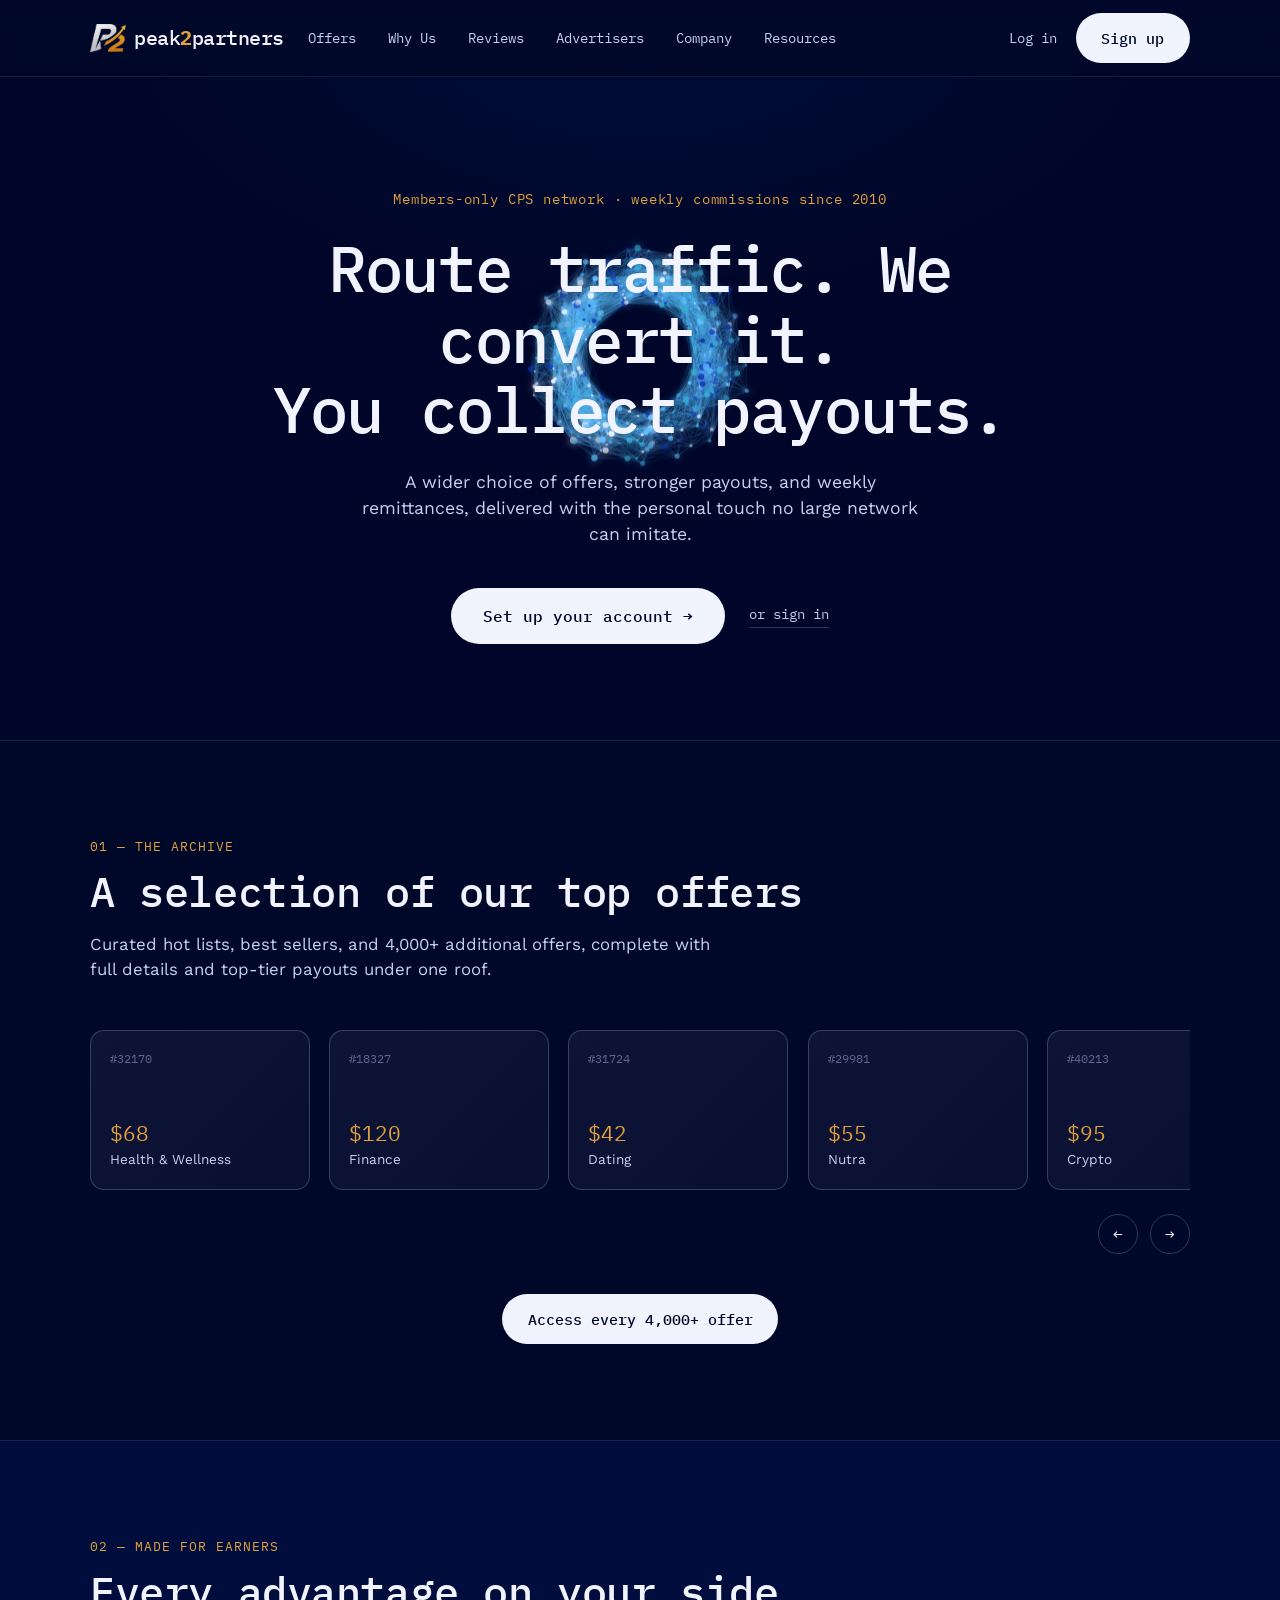
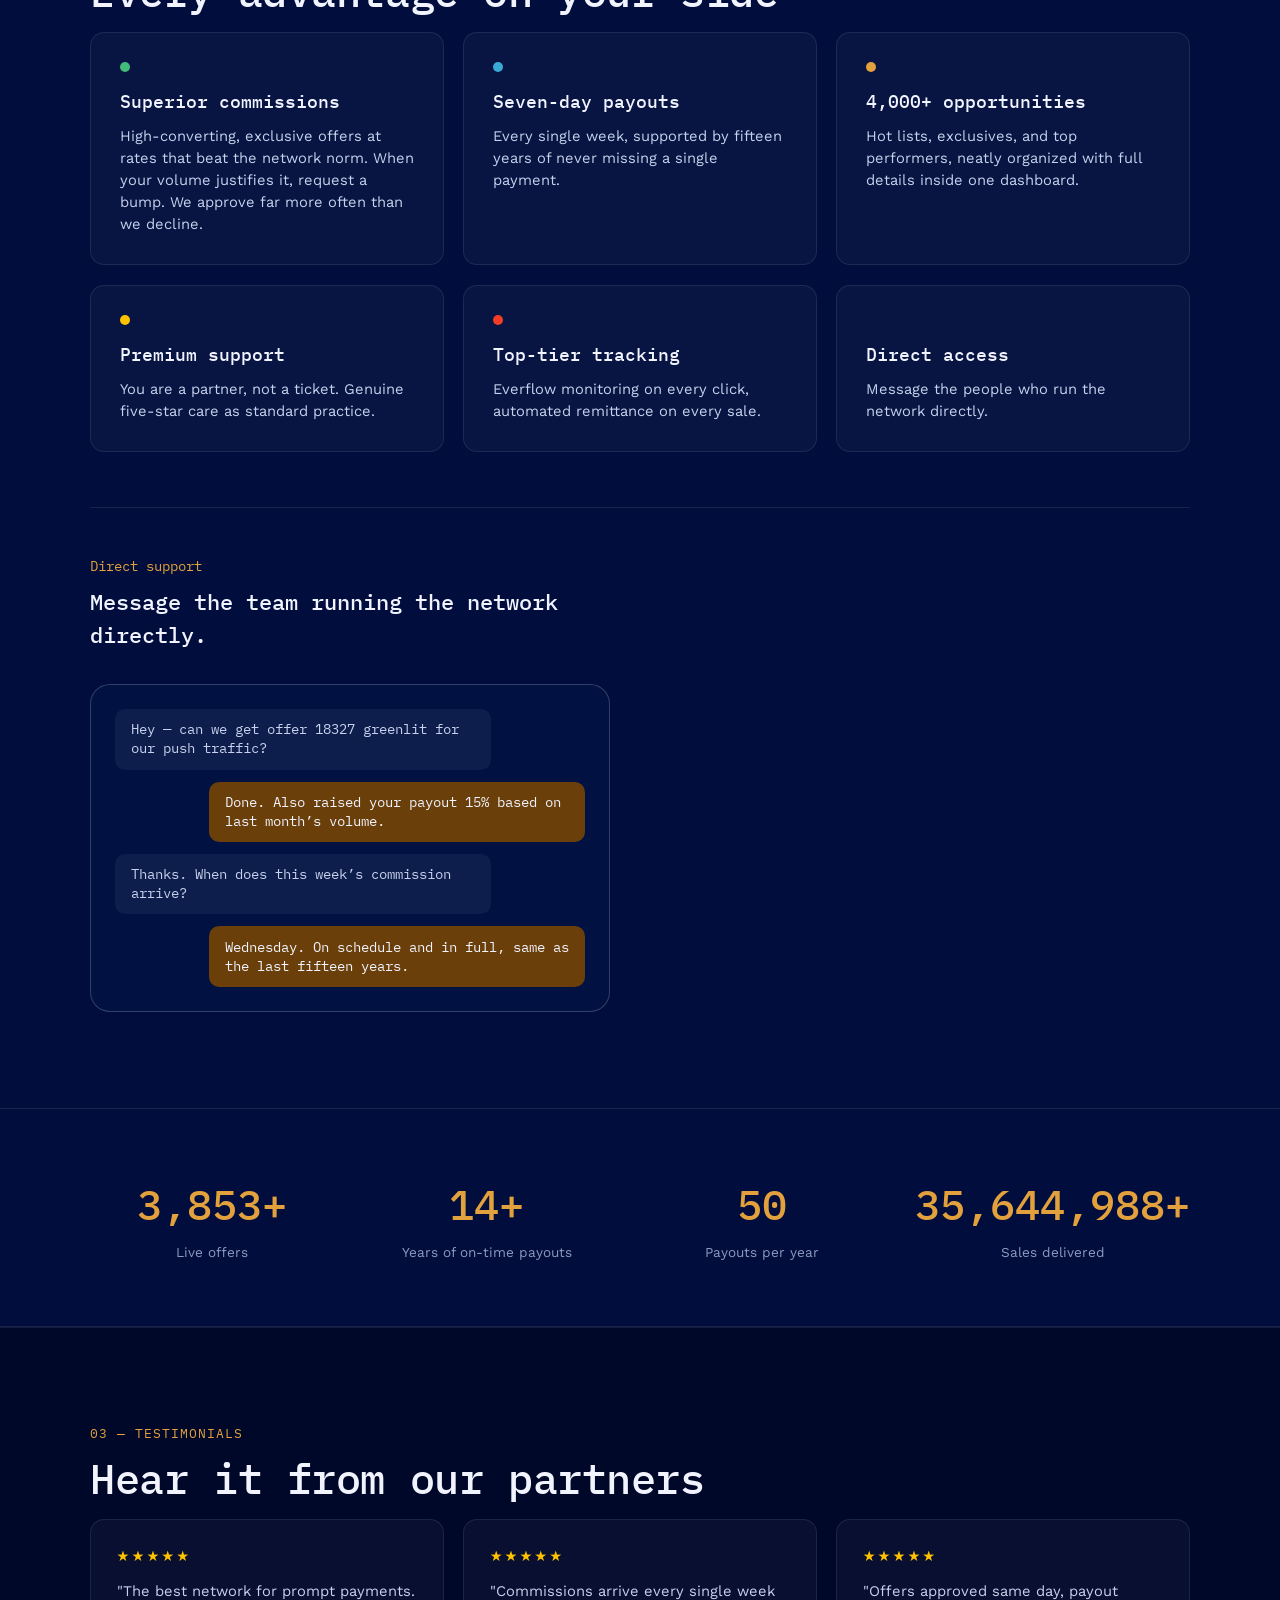
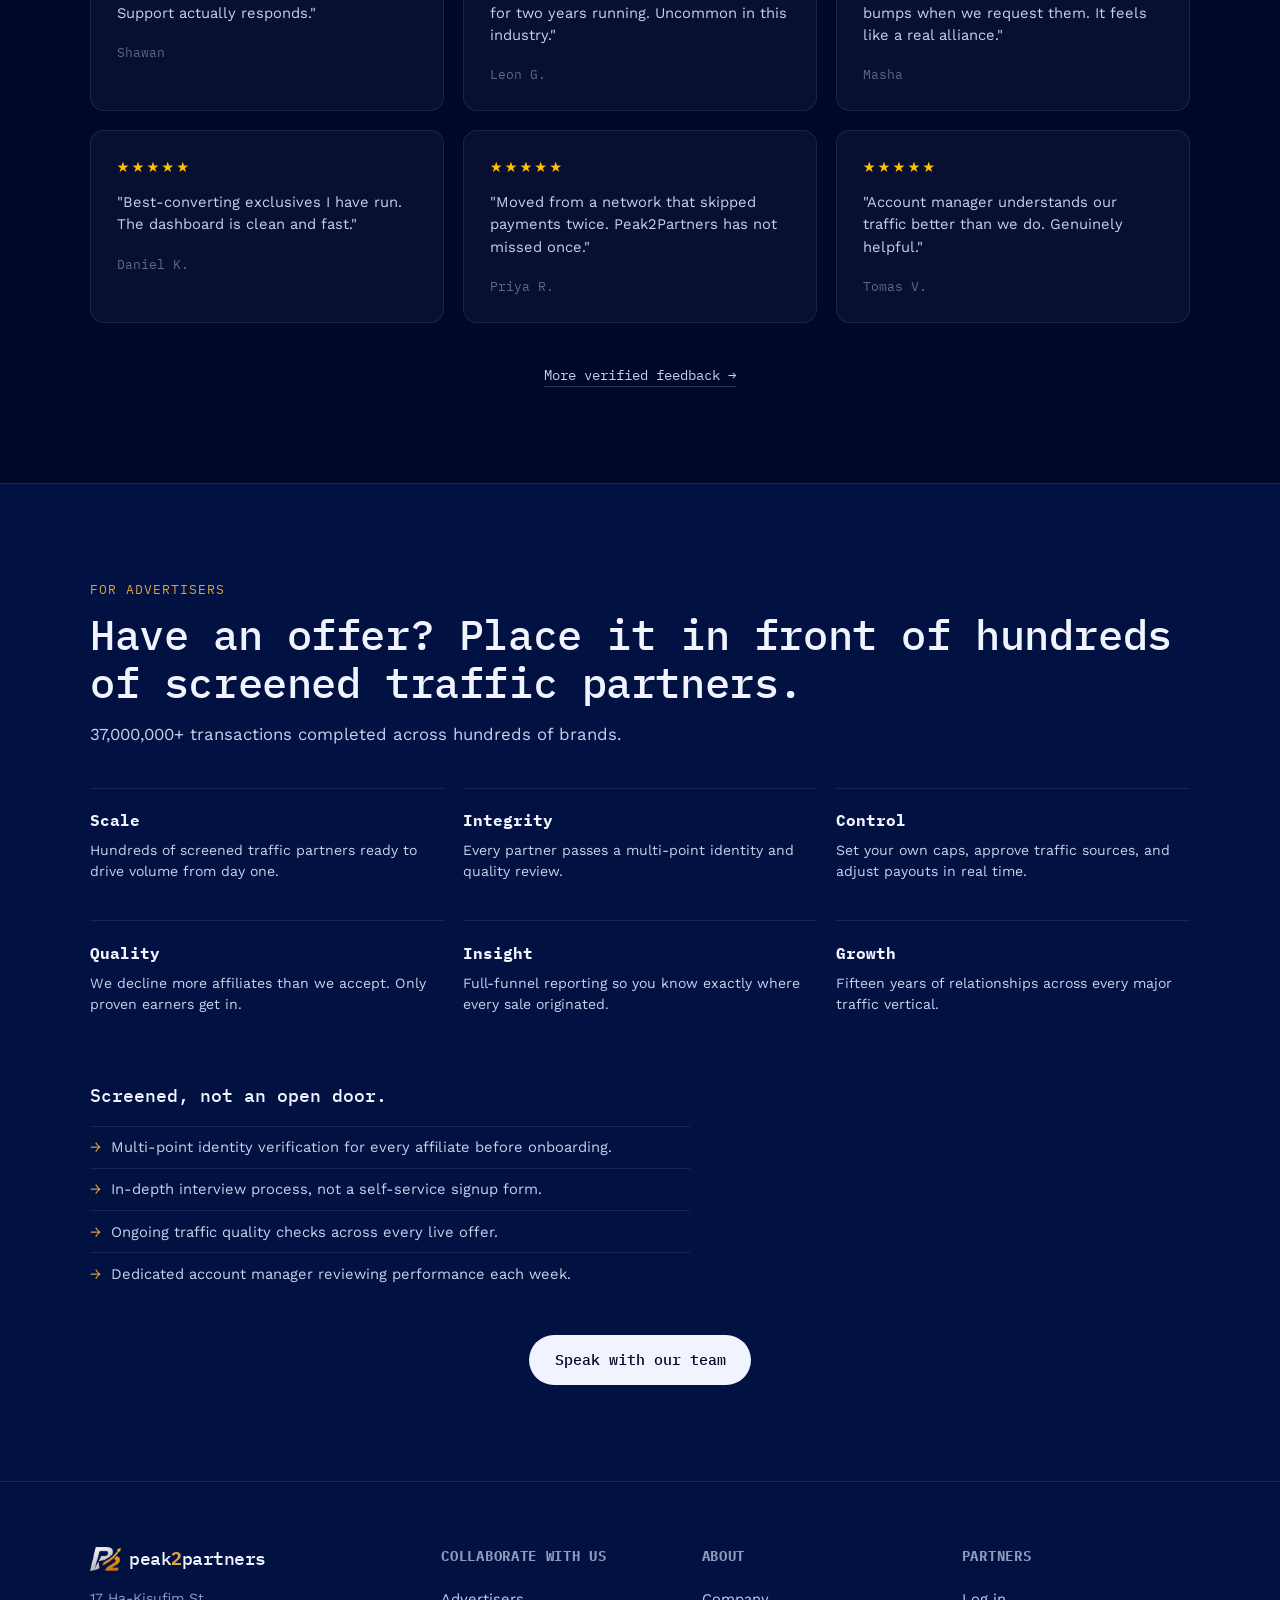
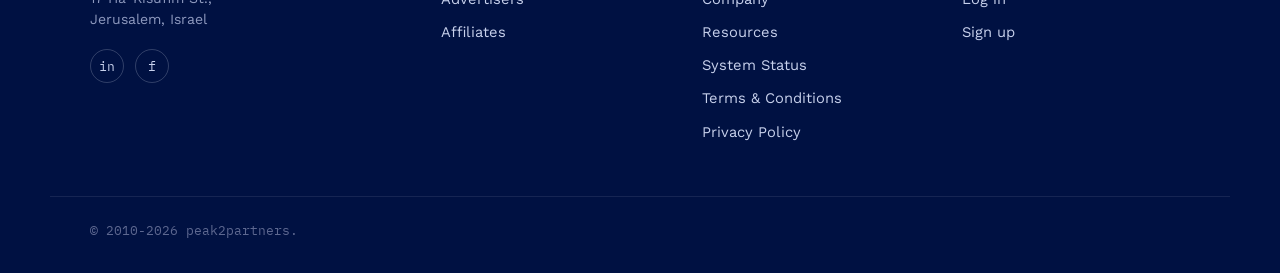
<file: index.html>
<!DOCTYPE html>
<html lang="en">
<head>
<meta charset="UTF-8" />
<meta name="viewport" content="width=device-width, initial-scale=1.0" />

<title>peak2partners | The Exclusive CPS Affiliate Network</title>
<meta name="description" content="4,000+ offers. Hot verticals. One network. Since 2010. For affiliates, publishers and advertisers." />
<meta name="robots" content="index, follow" />
<link rel="canonical" href="https://peak2partners.com/" />
<meta name="theme-color" content="#00082a" />

<!-- Open Graph -->
<meta property="og:type" content="website" />
<meta property="og:site_name" content="peak2partners" />
<meta property="og:title" content="peak2partners | The Exclusive CPS Affiliate Network" />
<meta property="og:description" content="4,000+ offers. Hot verticals. One network. Since 2010. For affiliates, publishers and advertisers." />
<meta property="og:url" content="https://peak2partners.com/" />
<meta property="og:image" content="https://peak2partners.com/assets/og-image.png" />
<meta property="og:image:width" content="1200" />
<meta property="og:image:height" content="630" />
<meta property="og:locale" content="en_US" />

<!-- Twitter -->
<meta name="twitter:card" content="summary_large_image" />
<meta name="twitter:title" content="peak2partners | The Exclusive CPS Affiliate Network" />
<meta name="twitter:description" content="4,000+ offers. Hot verticals. One network. Since 2010. For affiliates, publishers and advertisers." />
<meta name="twitter:image" content="https://peak2partners.com/assets/og-image.png" />

<!-- Favicons -->
<link rel="icon" href="favicon.ico" sizes="32x32" />
<link rel="icon" type="image/svg+xml" href="favicon.svg" />
<link rel="apple-touch-icon" href="apple-touch-icon.png" />
<link rel="icon" type="image/png" sizes="16x16" href="favicon-16x16.png" />
<link rel="icon" type="image/png" sizes="32x32" href="favicon-32x32.png" />
<link rel="manifest" href="site.webmanifest" />

<link rel="preconnect" href="https://fonts.googleapis.com">
<link rel="preconnect" href="https://fonts.gstatic.com" crossorigin>
<link href="https://fonts.googleapis.com/css2?family=IBM+Plex+Mono:wght@400;500;600&family=Work+Sans:wght@400;500;600;700&display=swap" rel="stylesheet">
<link rel="stylesheet" href="css/style.css" />

<script type="application/ld+json">
{
  "@context": "https://schema.org",
  "@type": "Organization",
  "name": "peak2partners",
  "url": "https://peak2partners.com/",
  "logo": "https://peak2partners.com/assets/icons/android-chrome-512x512.png",
  "description": "The exclusive CPS affiliate network. 4,000+ offers. Weekly payouts since 2010.",
  "foundingDate": "2010",
  "address": {
    "@type": "PostalAddress",
    "streetAddress": "17 Ha-Kisufim St.",
    "addressLocality": "Jerusalem",
    "addressCountry": "IL"
  },
  "sameAs": []
}
</script>
</head>
<body>

<header class="site-header">
  <div class="wrap header-inner">
    <a href="index.html" class="logo">
      <img src="assets/logo-mark.png" alt="" class="logo-mark" width="36" height="28" />
      <span class="logo-text">peak<span class="logo-2">2</span>partners</span>
    </a>
    <nav class="main-nav" id="mainNav">
      <a href="#vault">Offers</a>
      <a href="#earners">Why Us</a>
      <a href="#reviews">Reviews</a>
      <a href="#advertisers">Advertisers</a>
      <a href="#footer">Company</a>
      <a href="#footer">Resources</a>
    </nav>
    <div class="header-actions">
      <a href="#" class="link-btn">Log in</a>
      <a href="#" class="btn btn-primary">Sign up</a>
    </div>
    <button class="burger" id="burger" aria-label="Open menu" aria-controls="mainNav" aria-expanded="false">
      <span></span><span></span><span></span>
    </button>
  </div>
</header>

<main>

  <!-- HERO -->
  <section class="hero">
    <canvas id="electronCanvas" class="electron-canvas" aria-hidden="true"></canvas>
    <div class="wrap">
      <p class="eyebrow">Members-only CPS network &middot; weekly commissions since 2010</p>
      <h1>Route traffic. We convert it.<br>You collect payouts.</h1>
      <p class="hero-sub">A wider choice of offers, stronger payouts, and weekly remittances, delivered with the personal touch no large network can imitate.</p>
      <div class="hero-cta">
        <a href="#" class="btn btn-primary btn-lg">Set up your account &rarr;</a>
        <a href="#" class="link-underline">or sign in</a>
      </div>
    </div>
  </section>

  <!-- 01 VAULT -->
  <section class="section" id="vault">
    <div class="wrap">
      <p class="section-tag">01 &mdash; The archive</p>
      <h2>A selection of our top offers</h2>
      <p class="section-sub">Curated hot lists, best sellers, and 4,000+ additional offers, complete with full details and top-tier payouts under one roof.</p>

      <div class="carousel" id="vaultCarousel">
        <div class="carousel-track" id="vaultTrack"></div>
      </div>
      <div class="carousel-controls">
        <button class="carousel-btn" data-dir="-1" aria-label="Scroll left">&larr;</button>
        <button class="carousel-btn" data-dir="1" aria-label="Scroll right">&rarr;</button>
      </div>

      <div class="center-cta">
        <a href="#" class="btn btn-primary">Access every 4,000+ offer</a>
      </div>
    </div>
  </section>

  <!-- 02 BUILT FOR EARNERS -->
  <section class="section section-alt" id="earners">
    <div class="wrap">
      <p class="section-tag">02 &mdash; Made for earners</p>
      <h2>Every advantage on your side</h2>

      <div class="card-grid" id="cardGrid"></div>

      <div class="chat-block">
        <p class="chat-label">Direct support</p>
        <h3>Message the team running the network directly.</h3>
        <div class="chat-mock" id="chatMock"></div>
      </div>
    </div>
  </section>

  <!-- STATS -->
  <section class="stats">
    <div class="wrap stats-grid" id="statsGrid"></div>
  </section>

  <!-- 03 REVIEWS -->
  <section class="section" id="reviews">
    <div class="wrap">
      <p class="section-tag">03 &mdash; Testimonials</p>
      <h2>Hear it from our partners</h2>

      <div class="review-grid" id="reviewGrid"></div>

      <div class="center-cta">
        <a href="#" class="link-underline">More verified feedback &rarr;</a>
      </div>
    </div>
  </section>

  <!-- ADVERTISERS -->
  <section class="section section-dark" id="advertisers">
    <div class="wrap">
      <p class="section-tag">For advertisers</p>
      <h2>Have an offer? Place it in front of hundreds of screened traffic partners.</h2>
      <p class="section-sub">37,000,000+ transactions completed across hundreds of brands.</p>

      <div class="benefit-grid" id="benefitGrid"></div>

      <div class="security-block">
        <h3>Screened, not an open door.</h3>
        <ul id="securityList"></ul>
      </div>

      <div class="center-cta">
        <a href="#" class="btn btn-primary">Speak with our team</a>
      </div>
    </div>
  </section>

</main>

<footer class="site-footer" id="footer">
  <div class="wrap footer-inner">
    <div class="footer-brand">
      <div class="logo">
        <img src="assets/logo-mark.png" alt="" class="logo-mark" width="31" height="24" />
        <span class="logo-text">peak<span class="logo-2">2</span>partners</span>
      </div>
      <p>17 Ha-Kisufim St.,<br>Jerusalem, Israel</p>
      <div class="social-icons">
        <a href="#" aria-label="LinkedIn">in</a>
        <a href="#" aria-label="Facebook">f</a>
      </div>
    </div>

    <div class="footer-col">
      <h4>Collaborate with us</h4>
      <a href="#advertisers">Advertisers</a>
      <a href="#vault">Affiliates</a>
    </div>

    <div class="footer-col">
      <h4>About</h4>
      <a href="#">Company</a>
      <a href="#">Resources</a>
      <a href="#">System Status</a>
      <a href="terms.html">Terms &amp; Conditions</a>
      <a href="privacy.html">Privacy Policy</a>
    </div>

    <div class="footer-col">
      <h4>Partners</h4>
      <a href="#">Log in</a>
      <a href="#">Sign up</a>
    </div>
  </div>
  <div class="wrap footer-bottom">
    <p>&copy; 2010-2026 peak2partners.</p>
  </div>
</footer>

<script src="js/main.js"></script>
</body>
</html>
</file>
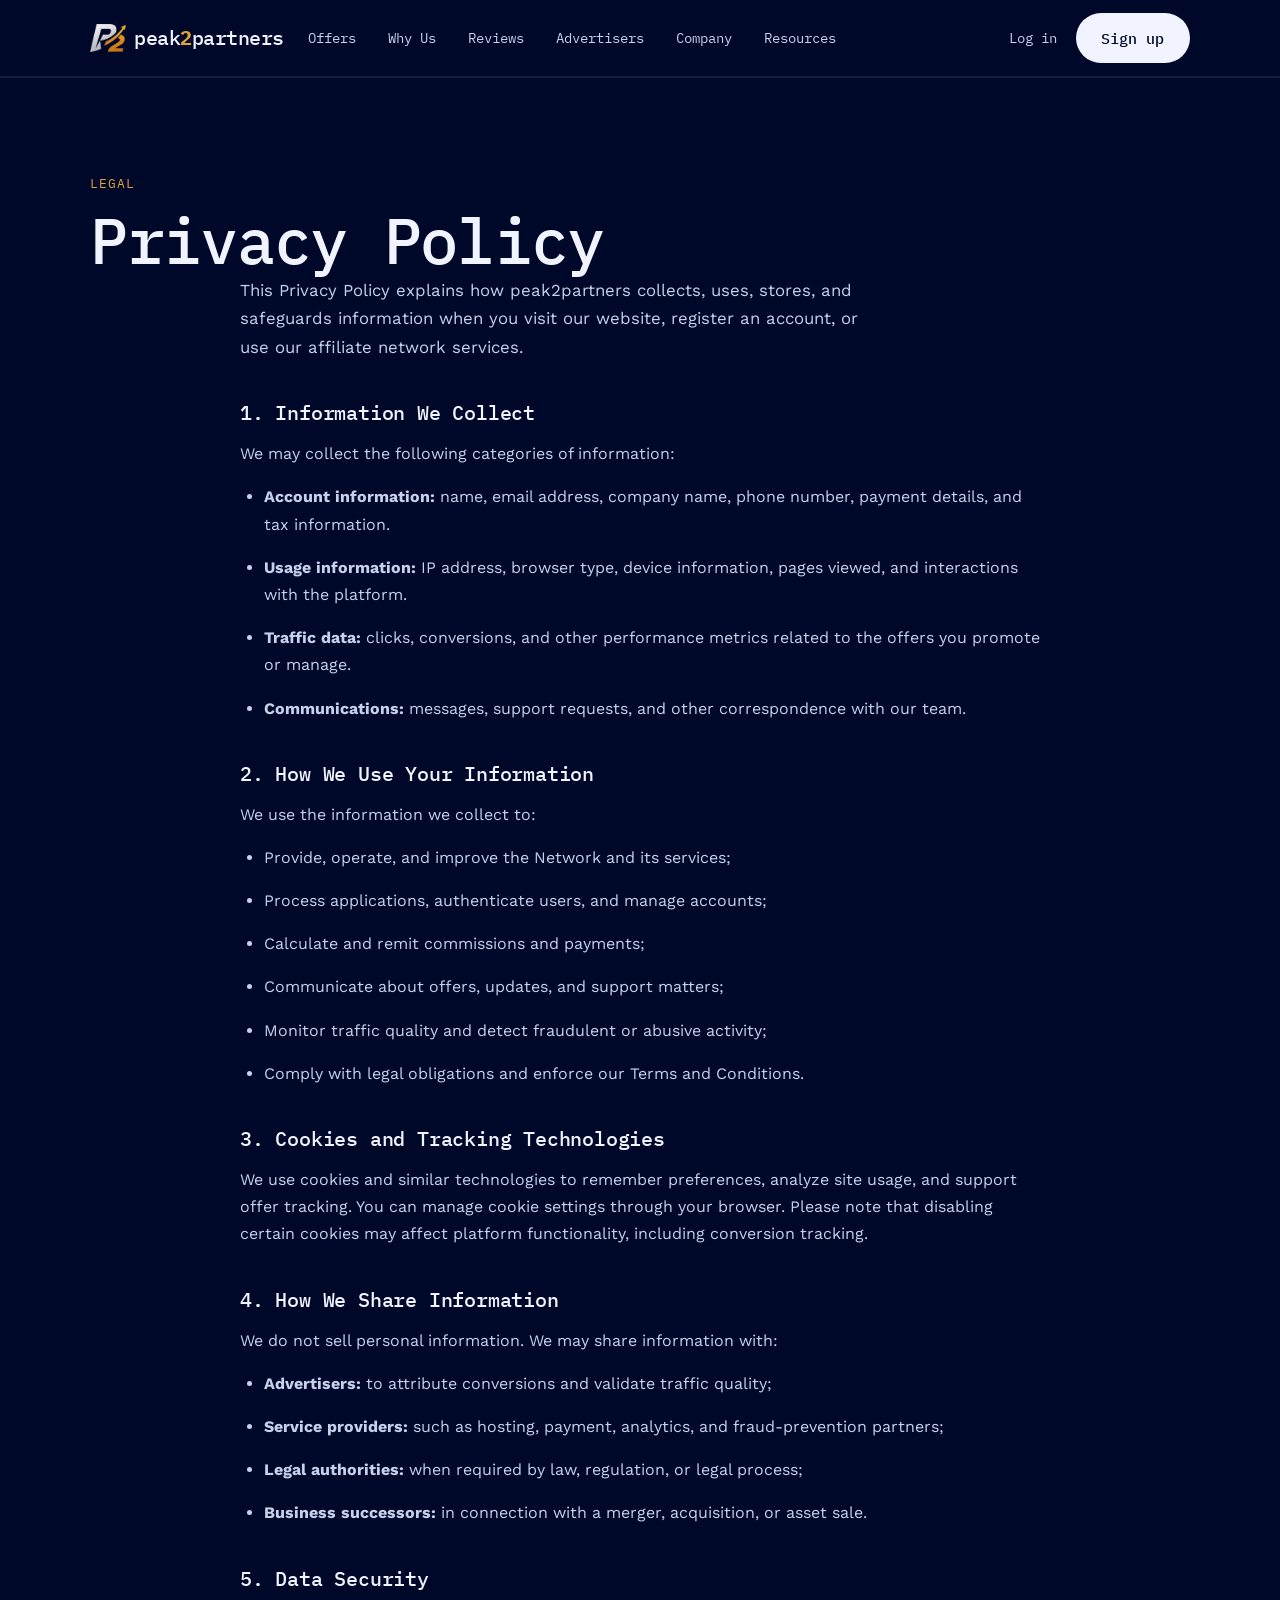
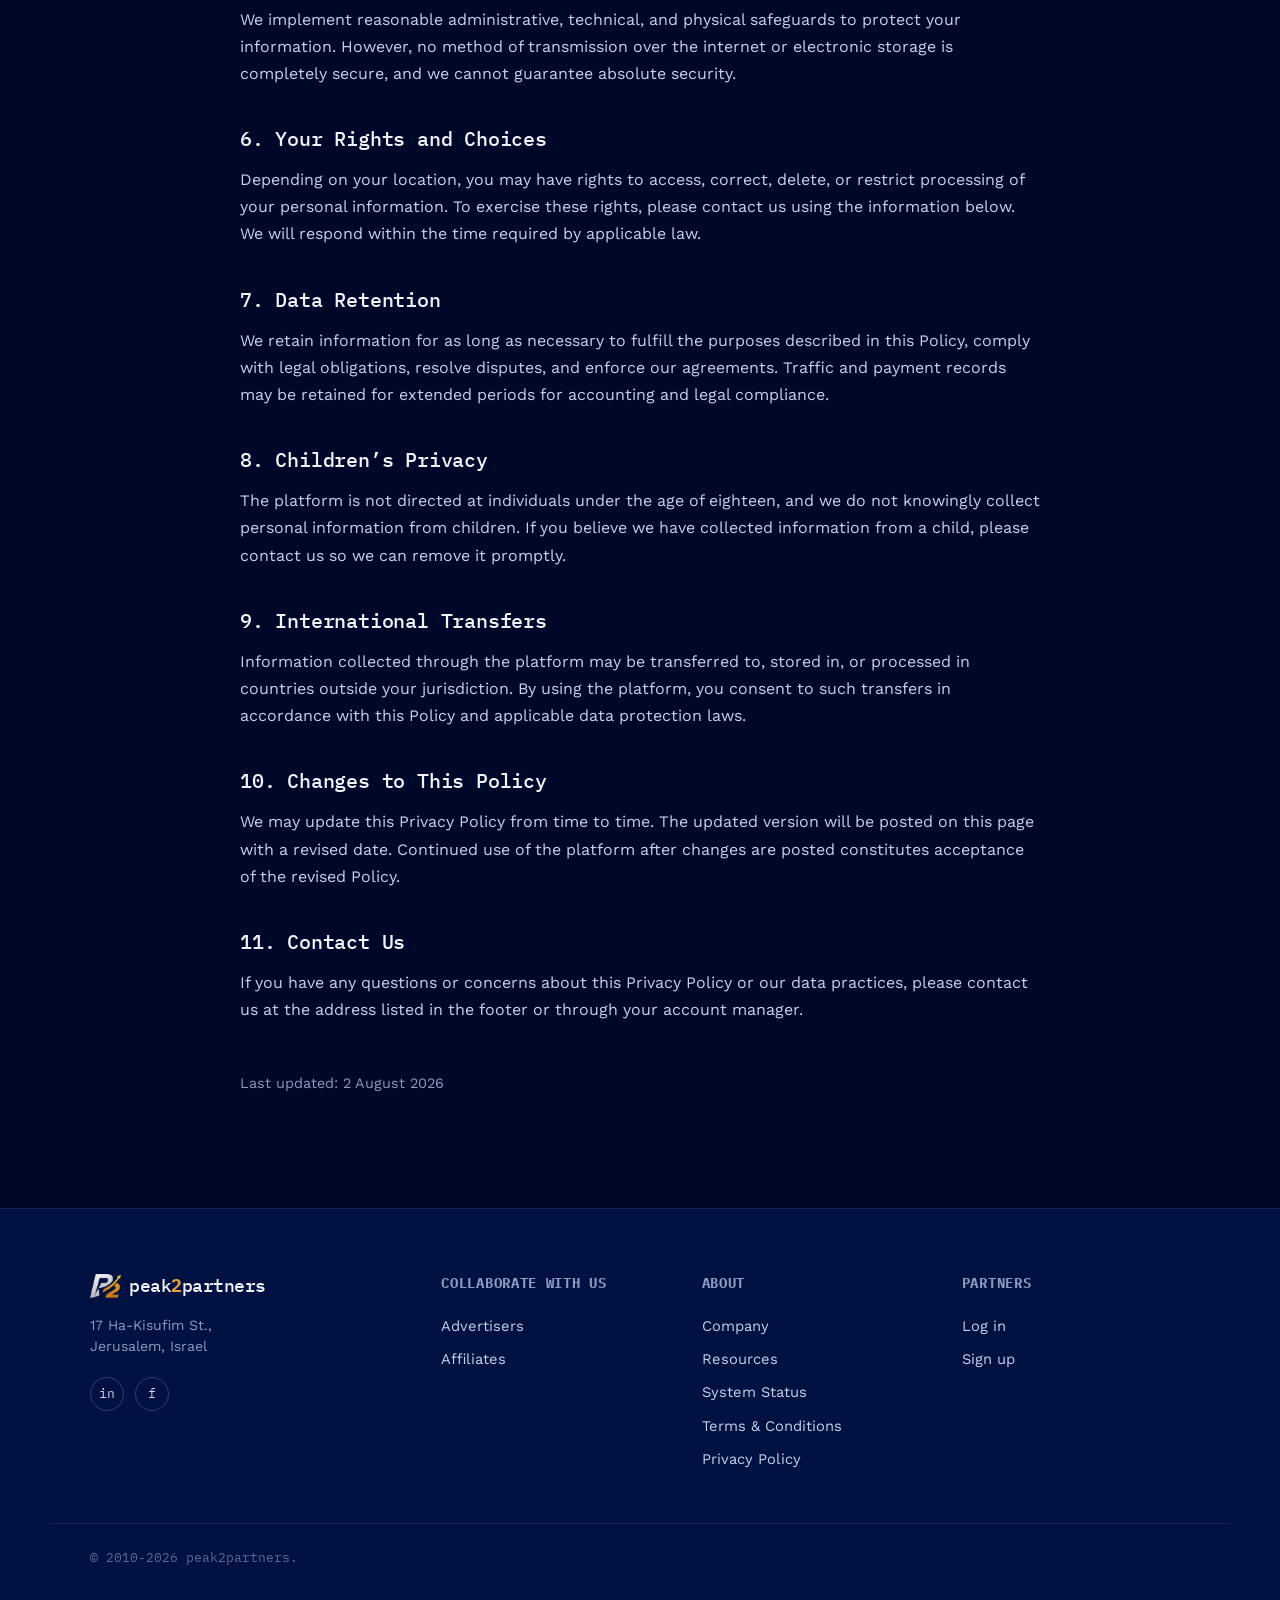
<file: privacy.html>
<!DOCTYPE html>
<html lang="en">
<head>
<meta charset="UTF-8" />
<meta name="viewport" content="width=device-width, initial-scale=1.0" />

<title>Privacy Policy | peak2partners</title>
<meta name="description" content="Privacy Policy describing how peak2partners collects, uses, and protects user information." />
<meta name="robots" content="index, follow" />
<link rel="canonical" href="https://peak2partners.com/privacy.html" />
<meta name="theme-color" content="#00082a" />

<!-- Open Graph -->
<meta property="og:type" content="website" />
<meta property="og:site_name" content="peak2partners" />
<meta property="og:title" content="Privacy Policy | peak2partners" />
<meta property="og:description" content="Privacy Policy describing how peak2partners collects, uses, and protects user information." />
<meta property="og:url" content="https://peak2partners.com/privacy.html" />
<meta property="og:image" content="https://peak2partners.com/assets/og-image.png" />
<meta property="og:image:width" content="1200" />
<meta property="og:image:height" content="630" />
<meta property="og:locale" content="en_US" />

<!-- Twitter -->
<meta name="twitter:card" content="summary_large_image" />
<meta name="twitter:title" content="Privacy Policy | peak2partners" />
<meta name="twitter:description" content="Privacy Policy describing how peak2partners collects, uses, and protects user information." />
<meta name="twitter:image" content="https://peak2partners.com/assets/og-image.png" />

<!-- Favicons -->
<link rel="icon" href="favicon.ico" sizes="32x32" />
<link rel="icon" type="image/svg+xml" href="favicon.svg" />
<link rel="apple-touch-icon" href="apple-touch-icon.png" />
<link rel="icon" type="image/png" sizes="16x16" href="favicon-16x16.png" />
<link rel="icon" type="image/png" sizes="32x32" href="favicon-32x32.png" />
<link rel="manifest" href="site.webmanifest" />

<link rel="preconnect" href="https://fonts.googleapis.com">
<link rel="preconnect" href="https://fonts.gstatic.com" crossorigin>
<link href="https://fonts.googleapis.com/css2?family=IBM+Plex+Mono:wght@400;500;600&family=Work+Sans:wght@400;500;600;700&display=swap" rel="stylesheet">
<link rel="stylesheet" href="css/style.css" />

<style>
  .legal-content {
    color: var(--ink2);
    max-width: 800px;
    margin: 0 auto;
    line-height: 1.7;
  }
  .legal-content h2 {
    color: var(--ink);
    margin-top: 2.5rem;
    margin-bottom: 1rem;
    font-size: 1.25rem;
  }
  .legal-content h3 {
    color: var(--ink);
    margin-top: 1.75rem;
    margin-bottom: 0.75rem;
    font-size: 1.05rem;
  }
  .legal-content p, .legal-content li {
    margin-bottom: 1rem;
  }
  .legal-content ul {
    list-style: disc;
    padding-left: 1.5rem;
    margin-bottom: 1rem;
  }
  .legal-content a {
    color: var(--accent);
    text-decoration: underline;
  }
  .legal-date {
    color: var(--dim);
    font-size: 0.9rem;
    margin-top: 3rem;
  }
</style>
</head>
<body>

<header class="site-header">
  <div class="wrap header-inner">
    <a href="index.html" class="logo">
      <img src="assets/logo-mark.png" alt="" class="logo-mark" width="36" height="28" />
      <span class="logo-text">peak<span class="logo-2">2</span>partners</span>
    </a>
    <nav class="main-nav" id="mainNav">
      <a href="index.html#vault">Offers</a>
      <a href="index.html#earners">Why Us</a>
      <a href="index.html#reviews">Reviews</a>
      <a href="index.html#advertisers">Advertisers</a>
      <a href="index.html#footer">Company</a>
      <a href="index.html#footer">Resources</a>
    </nav>
    <div class="header-actions">
      <a href="#" class="link-btn">Log in</a>
      <a href="#" class="btn btn-primary">Sign up</a>
    </div>
    <button class="burger" id="burger" aria-label="Open menu" aria-controls="mainNav" aria-expanded="false">
      <span></span><span></span><span></span>
    </button>
  </div>
</header>

<main>
  <section class="section">
    <div class="wrap">
      <p class="section-tag">Legal</p>
      <h1>Privacy Policy</h1>
      <div class="legal-content">
        <p class="section-sub">This Privacy Policy explains how peak2partners collects, uses, stores, and safeguards information when you visit our website, register an account, or use our affiliate network services.</p>

        <h2>1. Information We Collect</h2>
        <p>We may collect the following categories of information:</p>
        <ul>
          <li><strong>Account information:</strong> name, email address, company name, phone number, payment details, and tax information.</li>
          <li><strong>Usage information:</strong> IP address, browser type, device information, pages viewed, and interactions with the platform.</li>
          <li><strong>Traffic data:</strong> clicks, conversions, and other performance metrics related to the offers you promote or manage.</li>
          <li><strong>Communications:</strong> messages, support requests, and other correspondence with our team.</li>
        </ul>

        <h2>2. How We Use Your Information</h2>
        <p>We use the information we collect to:</p>
        <ul>
          <li>Provide, operate, and improve the Network and its services;</li>
          <li>Process applications, authenticate users, and manage accounts;</li>
          <li>Calculate and remit commissions and payments;</li>
          <li>Communicate about offers, updates, and support matters;</li>
          <li>Monitor traffic quality and detect fraudulent or abusive activity;</li>
          <li>Comply with legal obligations and enforce our Terms and Conditions.</li>
        </ul>

        <h2>3. Cookies and Tracking Technologies</h2>
        <p>We use cookies and similar technologies to remember preferences, analyze site usage, and support offer tracking. You can manage cookie settings through your browser. Please note that disabling certain cookies may affect platform functionality, including conversion tracking.</p>

        <h2>4. How We Share Information</h2>
        <p>We do not sell personal information. We may share information with:</p>
        <ul>
          <li><strong>Advertisers:</strong> to attribute conversions and validate traffic quality;</li>
          <li><strong>Service providers:</strong> such as hosting, payment, analytics, and fraud-prevention partners;</li>
          <li><strong>Legal authorities:</strong> when required by law, regulation, or legal process;</li>
          <li><strong>Business successors:</strong> in connection with a merger, acquisition, or asset sale.</li>
        </ul>

        <h2>5. Data Security</h2>
        <p>We implement reasonable administrative, technical, and physical safeguards to protect your information. However, no method of transmission over the internet or electronic storage is completely secure, and we cannot guarantee absolute security.</p>

        <h2>6. Your Rights and Choices</h2>
        <p>Depending on your location, you may have rights to access, correct, delete, or restrict processing of your personal information. To exercise these rights, please contact us using the information below. We will respond within the time required by applicable law.</p>

        <h2>7. Data Retention</h2>
        <p>We retain information for as long as necessary to fulfill the purposes described in this Policy, comply with legal obligations, resolve disputes, and enforce our agreements. Traffic and payment records may be retained for extended periods for accounting and legal compliance.</p>

        <h2>8. Children’s Privacy</h2>
        <p>The platform is not directed at individuals under the age of eighteen, and we do not knowingly collect personal information from children. If you believe we have collected information from a child, please contact us so we can remove it promptly.</p>

        <h2>9. International Transfers</h2>
        <p>Information collected through the platform may be transferred to, stored in, or processed in countries outside your jurisdiction. By using the platform, you consent to such transfers in accordance with this Policy and applicable data protection laws.</p>

        <h2>10. Changes to This Policy</h2>
        <p>We may update this Privacy Policy from time to time. The updated version will be posted on this page with a revised date. Continued use of the platform after changes are posted constitutes acceptance of the revised Policy.</p>

        <h2>11. Contact Us</h2>
        <p>If you have any questions or concerns about this Privacy Policy or our data practices, please contact us at the address listed in the footer or through your account manager.</p>

        <p class="legal-date">Last updated: 2 August 2026</p>
      </div>
    </div>
  </section>
</main>

<footer class="site-footer" id="footer">
  <div class="wrap footer-inner">
    <div class="footer-brand">
      <div class="logo">
        <img src="assets/logo-mark.png" alt="" class="logo-mark" width="31" height="24" />
        <span class="logo-text">peak<span class="logo-2">2</span>partners</span>
      </div>
      <p>17 Ha-Kisufim St.,<br>Jerusalem, Israel</p>
      <div class="social-icons">
        <a href="#" aria-label="LinkedIn">in</a>
        <a href="#" aria-label="Facebook">f</a>
      </div>
    </div>

    <div class="footer-col">
      <h4>Collaborate with us</h4>
      <a href="index.html#advertisers">Advertisers</a>
      <a href="index.html#vault">Affiliates</a>
    </div>

    <div class="footer-col">
      <h4>About</h4>
      <a href="#">Company</a>
      <a href="#">Resources</a>
      <a href="#">System Status</a>
      <a href="terms.html">Terms &amp; Conditions</a>
      <a href="privacy.html">Privacy Policy</a>
    </div>

    <div class="footer-col">
      <h4>Partners</h4>
      <a href="#">Log in</a>
      <a href="#">Sign up</a>
    </div>
  </div>
  <div class="wrap footer-bottom">
    <p>&copy; 2010-2026 peak2partners.</p>
  </div>
</footer>

<script src="js/main.js"></script>
</body>
</html>
</file>
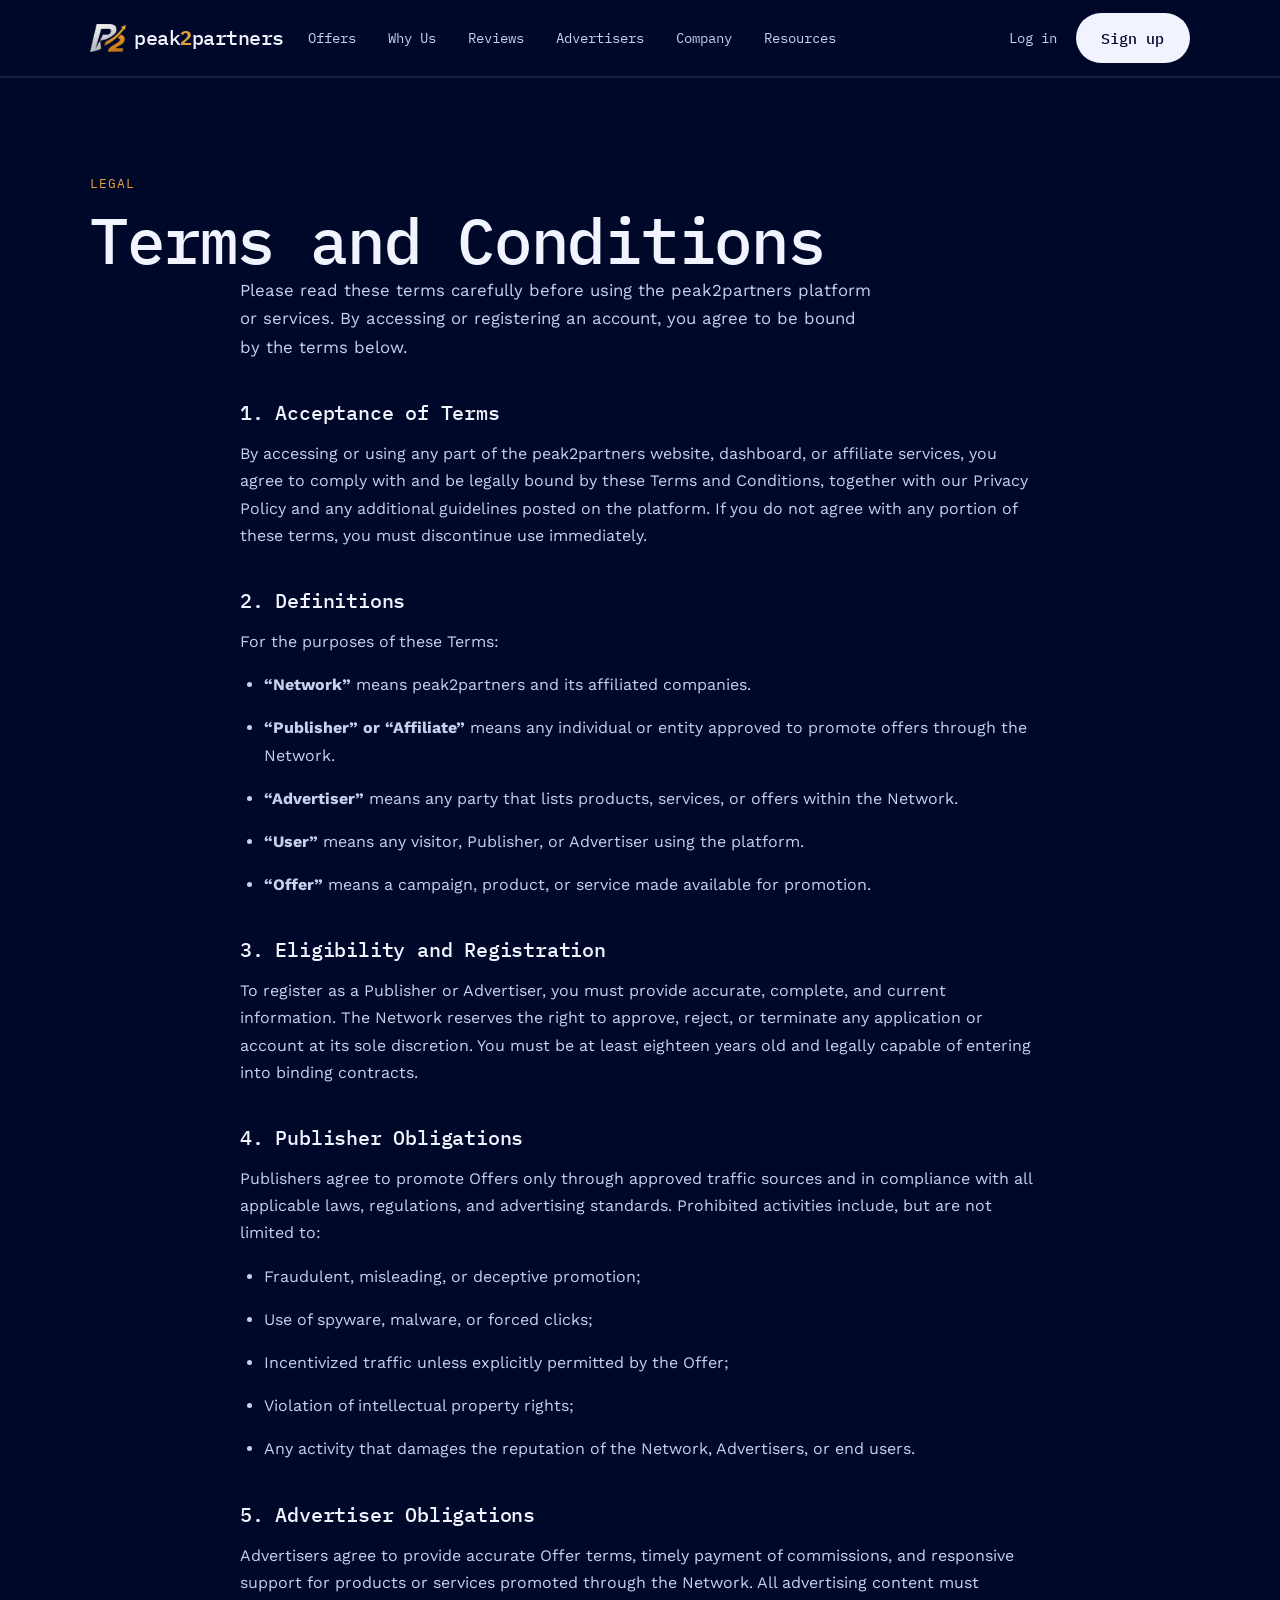
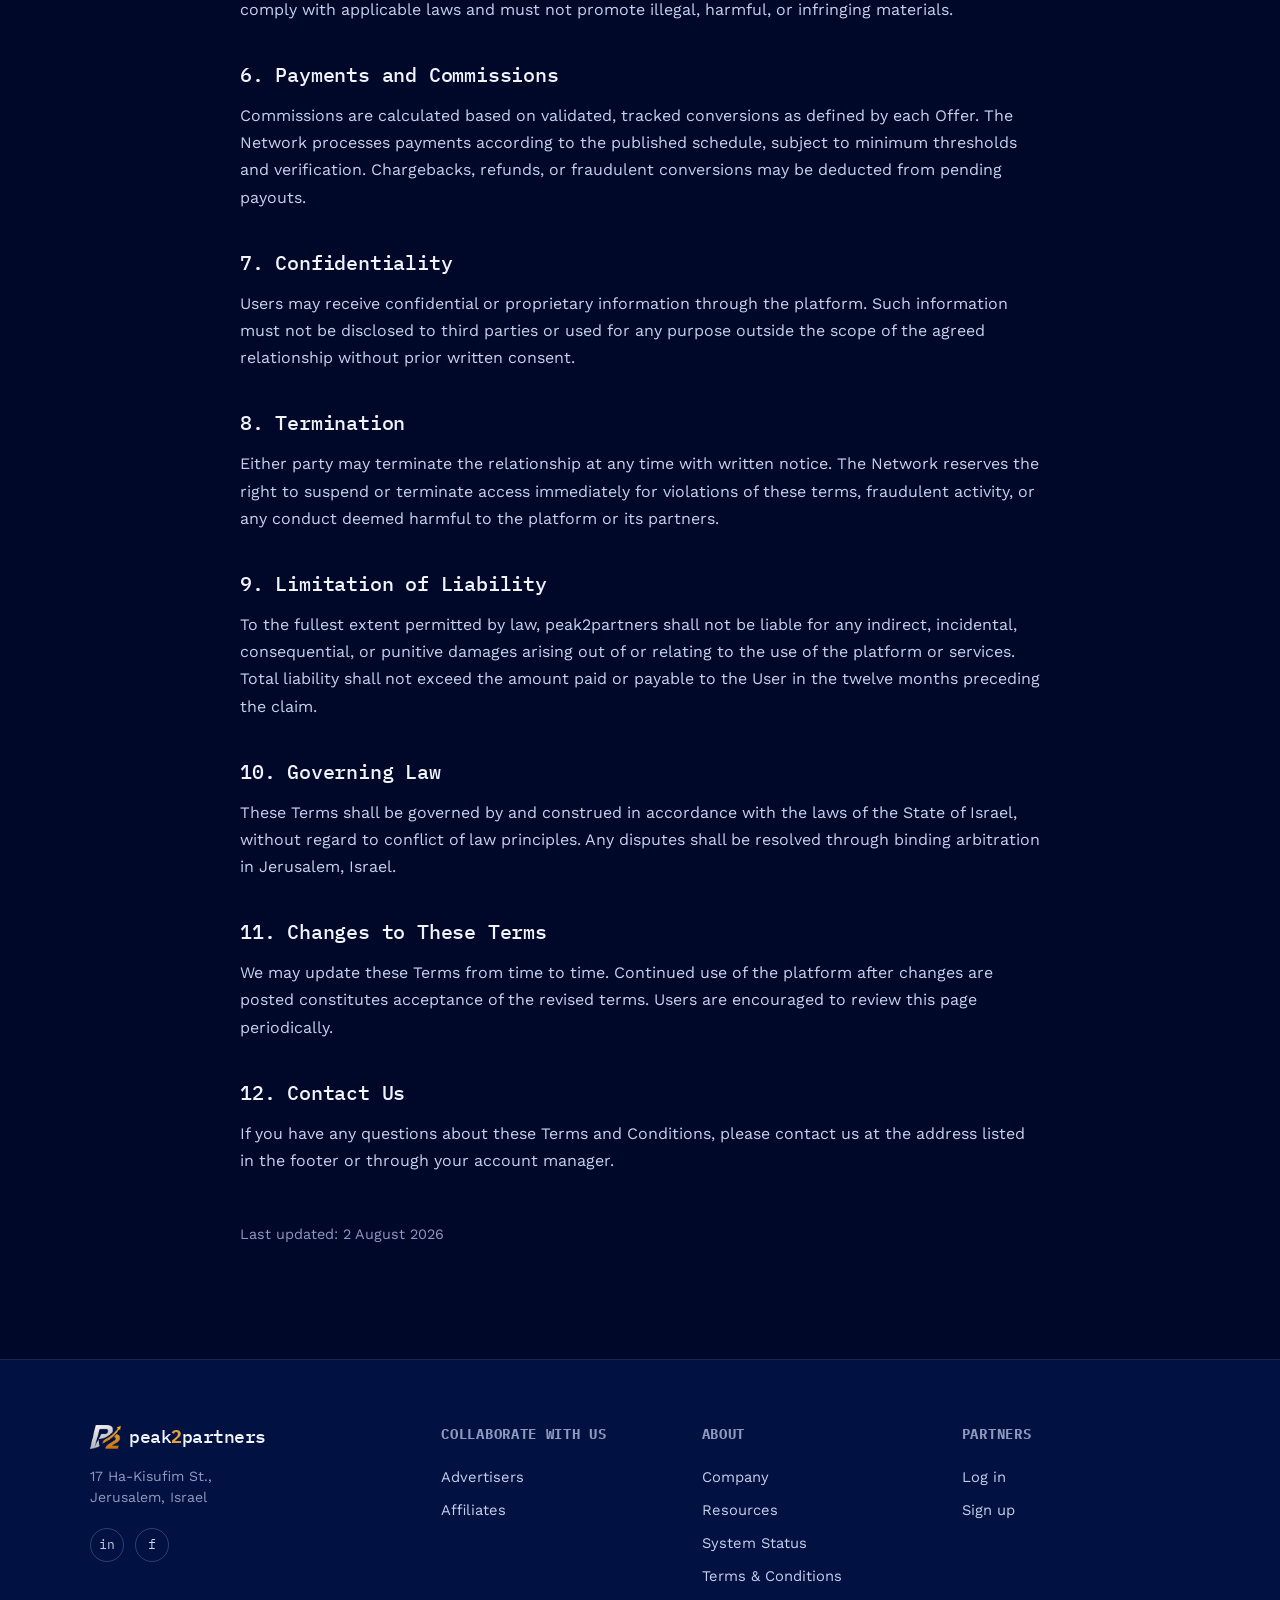
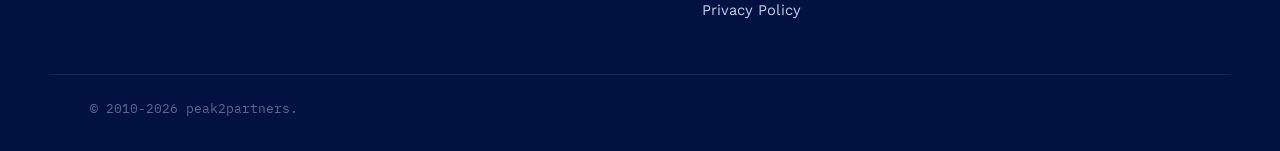
<file: terms.html>
<!DOCTYPE html>
<html lang="en">
<head>
<meta charset="UTF-8" />
<meta name="viewport" content="width=device-width, initial-scale=1.0" />

<title>Terms and Conditions | peak2partners</title>
<meta name="description" content="Terms and Conditions governing use of the peak2partners affiliate network platform and services." />
<meta name="robots" content="index, follow" />
<link rel="canonical" href="https://peak2partners.com/terms.html" />
<meta name="theme-color" content="#00082a" />

<!-- Open Graph -->
<meta property="og:type" content="website" />
<meta property="og:site_name" content="peak2partners" />
<meta property="og:title" content="Terms and Conditions | peak2partners" />
<meta property="og:description" content="Terms and Conditions governing use of the peak2partners affiliate network platform and services." />
<meta property="og:url" content="https://peak2partners.com/terms.html" />
<meta property="og:image" content="https://peak2partners.com/assets/og-image.png" />
<meta property="og:image:width" content="1200" />
<meta property="og:image:height" content="630" />
<meta property="og:locale" content="en_US" />

<!-- Twitter -->
<meta name="twitter:card" content="summary_large_image" />
<meta name="twitter:title" content="Terms and Conditions | peak2partners" />
<meta name="twitter:description" content="Terms and Conditions governing use of the peak2partners affiliate network platform and services." />
<meta name="twitter:image" content="https://peak2partners.com/assets/og-image.png" />

<!-- Favicons -->
<link rel="icon" href="favicon.ico" sizes="32x32" />
<link rel="icon" type="image/svg+xml" href="favicon.svg" />
<link rel="apple-touch-icon" href="apple-touch-icon.png" />
<link rel="icon" type="image/png" sizes="16x16" href="favicon-16x16.png" />
<link rel="icon" type="image/png" sizes="32x32" href="favicon-32x32.png" />
<link rel="manifest" href="site.webmanifest" />

<link rel="preconnect" href="https://fonts.googleapis.com">
<link rel="preconnect" href="https://fonts.gstatic.com" crossorigin>
<link href="https://fonts.googleapis.com/css2?family=IBM+Plex+Mono:wght@400;500;600&family=Work+Sans:wght@400;500;600;700&display=swap" rel="stylesheet">
<link rel="stylesheet" href="css/style.css" />

<style>
  .legal-content {
    color: var(--ink2);
    max-width: 800px;
    margin: 0 auto;
    line-height: 1.7;
  }
  .legal-content h2 {
    color: var(--ink);
    margin-top: 2.5rem;
    margin-bottom: 1rem;
    font-size: 1.25rem;
  }
  .legal-content h3 {
    color: var(--ink);
    margin-top: 1.75rem;
    margin-bottom: 0.75rem;
    font-size: 1.05rem;
  }
  .legal-content p, .legal-content li {
    margin-bottom: 1rem;
  }
  .legal-content ul {
    list-style: disc;
    padding-left: 1.5rem;
    margin-bottom: 1rem;
  }
  .legal-content a {
    color: var(--accent);
    text-decoration: underline;
  }
  .legal-date {
    color: var(--dim);
    font-size: 0.9rem;
    margin-top: 3rem;
  }
</style>
</head>
<body>

<header class="site-header">
  <div class="wrap header-inner">
    <a href="index.html" class="logo">
      <img src="assets/logo-mark.png" alt="" class="logo-mark" width="36" height="28" />
      <span class="logo-text">peak<span class="logo-2">2</span>partners</span>
    </a>
    <nav class="main-nav" id="mainNav">
      <a href="index.html#vault">Offers</a>
      <a href="index.html#earners">Why Us</a>
      <a href="index.html#reviews">Reviews</a>
      <a href="index.html#advertisers">Advertisers</a>
      <a href="index.html#footer">Company</a>
      <a href="index.html#footer">Resources</a>
    </nav>
    <div class="header-actions">
      <a href="#" class="link-btn">Log in</a>
      <a href="#" class="btn btn-primary">Sign up</a>
    </div>
    <button class="burger" id="burger" aria-label="Open menu" aria-controls="mainNav" aria-expanded="false">
      <span></span><span></span><span></span>
    </button>
  </div>
</header>

<main>
  <section class="section">
    <div class="wrap">
      <p class="section-tag">Legal</p>
      <h1>Terms and Conditions</h1>
      <div class="legal-content">
        <p class="section-sub">Please read these terms carefully before using the peak2partners platform or services. By accessing or registering an account, you agree to be bound by the terms below.</p>

        <h2>1. Acceptance of Terms</h2>
        <p>By accessing or using any part of the peak2partners website, dashboard, or affiliate services, you agree to comply with and be legally bound by these Terms and Conditions, together with our Privacy Policy and any additional guidelines posted on the platform. If you do not agree with any portion of these terms, you must discontinue use immediately.</p>

        <h2>2. Definitions</h2>
        <p>For the purposes of these Terms:</p>
        <ul>
          <li><strong>“Network”</strong> means peak2partners and its affiliated companies.</li>
          <li><strong>“Publisher” or “Affiliate”</strong> means any individual or entity approved to promote offers through the Network.</li>
          <li><strong>“Advertiser”</strong> means any party that lists products, services, or offers within the Network.</li>
          <li><strong>“User”</strong> means any visitor, Publisher, or Advertiser using the platform.</li>
          <li><strong>“Offer”</strong> means a campaign, product, or service made available for promotion.</li>
        </ul>

        <h2>3. Eligibility and Registration</h2>
        <p>To register as a Publisher or Advertiser, you must provide accurate, complete, and current information. The Network reserves the right to approve, reject, or terminate any application or account at its sole discretion. You must be at least eighteen years old and legally capable of entering into binding contracts.</p>

        <h2>4. Publisher Obligations</h2>
        <p>Publishers agree to promote Offers only through approved traffic sources and in compliance with all applicable laws, regulations, and advertising standards. Prohibited activities include, but are not limited to:</p>
        <ul>
          <li>Fraudulent, misleading, or deceptive promotion;</li>
          <li>Use of spyware, malware, or forced clicks;</li>
          <li>Incentivized traffic unless explicitly permitted by the Offer;</li>
          <li>Violation of intellectual property rights;</li>
          <li>Any activity that damages the reputation of the Network, Advertisers, or end users.</li>
        </ul>

        <h2>5. Advertiser Obligations</h2>
        <p>Advertisers agree to provide accurate Offer terms, timely payment of commissions, and responsive support for products or services promoted through the Network. All advertising content must comply with applicable laws and must not promote illegal, harmful, or infringing materials.</p>

        <h2>6. Payments and Commissions</h2>
        <p>Commissions are calculated based on validated, tracked conversions as defined by each Offer. The Network processes payments according to the published schedule, subject to minimum thresholds and verification. Chargebacks, refunds, or fraudulent conversions may be deducted from pending payouts.</p>

        <h2>7. Confidentiality</h2>
        <p>Users may receive confidential or proprietary information through the platform. Such information must not be disclosed to third parties or used for any purpose outside the scope of the agreed relationship without prior written consent.</p>

        <h2>8. Termination</h2>
        <p>Either party may terminate the relationship at any time with written notice. The Network reserves the right to suspend or terminate access immediately for violations of these terms, fraudulent activity, or any conduct deemed harmful to the platform or its partners.</p>

        <h2>9. Limitation of Liability</h2>
        <p>To the fullest extent permitted by law, peak2partners shall not be liable for any indirect, incidental, consequential, or punitive damages arising out of or relating to the use of the platform or services. Total liability shall not exceed the amount paid or payable to the User in the twelve months preceding the claim.</p>

        <h2>10. Governing Law</h2>
        <p>These Terms shall be governed by and construed in accordance with the laws of the State of Israel, without regard to conflict of law principles. Any disputes shall be resolved through binding arbitration in Jerusalem, Israel.</p>

        <h2>11. Changes to These Terms</h2>
        <p>We may update these Terms from time to time. Continued use of the platform after changes are posted constitutes acceptance of the revised terms. Users are encouraged to review this page periodically.</p>

        <h2>12. Contact Us</h2>
        <p>If you have any questions about these Terms and Conditions, please contact us at the address listed in the footer or through your account manager.</p>

        <p class="legal-date">Last updated: 2 August 2026</p>
      </div>
    </div>
  </section>
</main>

<footer class="site-footer" id="footer">
  <div class="wrap footer-inner">
    <div class="footer-brand">
      <div class="logo">
        <img src="assets/logo-mark.png" alt="" class="logo-mark" width="31" height="24" />
        <span class="logo-text">peak<span class="logo-2">2</span>partners</span>
      </div>
      <p>17 Ha-Kisufim St.,<br>Jerusalem, Israel</p>
      <div class="social-icons">
        <a href="#" aria-label="LinkedIn">in</a>
        <a href="#" aria-label="Facebook">f</a>
      </div>
    </div>

    <div class="footer-col">
      <h4>Collaborate with us</h4>
      <a href="index.html#advertisers">Advertisers</a>
      <a href="index.html#vault">Affiliates</a>
    </div>

    <div class="footer-col">
      <h4>About</h4>
      <a href="#">Company</a>
      <a href="#">Resources</a>
      <a href="#">System Status</a>
      <a href="terms.html">Terms &amp; Conditions</a>
      <a href="privacy.html">Privacy Policy</a>
    </div>

    <div class="footer-col">
      <h4>Partners</h4>
      <a href="#">Log in</a>
      <a href="#">Sign up</a>
    </div>
  </div>
  <div class="wrap footer-bottom">
    <p>&copy; 2010-2026 peak2partners.</p>
  </div>
</footer>

<script src="js/main.js"></script>
</body>
</html>
</file>
<file: css/style.css>
/* ===== Design tokens (extracted from gurumedia.com) ===== */
:root{
  --bg:#00082a;
  --bg2:#010e3d;
  --bg3:#001142;
  --ink:#f1f4fe;
  --ink2:#c7d1ec;
  --dim:#8d99be;
  --faint:#5d6890;
  --accent:#e2a13c;
  --bronze:#6b3f0a;
  --sp-r:#f23d26;
  --sp-y:#ffc200;
  --sp-g:#42bc78;
  --sp-b:#39abd3;
  --line:#f1f4fe17;
  --line2:#f1f4fe0d;
  --line-s:#f1f4fe33;
  --surf:#f1f4fe08;
  --surf2:#f1f4fe0e;
  --paper:#f1f4fe;
  --r-lg:20px;
  --r-md:14px;
  --r-sm:10px;
  --maxw:1180px;
  --gut:clamp(20px, 5vw, 40px);
  --ease:cubic-bezier(.22, .7, .18, 1);
  --sans:"Work Sans", system-ui, sans-serif;
  --mono:"IBM Plex Mono", "SF Mono", ui-monospace, monospace;
}

*{box-sizing:border-box;margin:0;padding:0}
html{scroll-behavior:smooth}
body{
  background:var(--bg);
  color:var(--ink);
  font-family:var(--sans);
  line-height:1.5;
  -webkit-font-smoothing:antialiased;
}
img{max-width:100%;display:block}
a{color:inherit;text-decoration:none}
ul{list-style:none}
button{font:inherit;cursor:pointer;background:none;border:none;color:inherit}

.wrap{
  max-width:var(--maxw);
  margin:0 auto;
  padding:0 var(--gut);
}

h1,h2,h3,.section-tag,.eyebrow{font-family:var(--mono)}

h1{font-size:clamp(2.2rem, 5vw, 4rem);font-weight:500;line-height:1.1;letter-spacing:-.02em}
h2{font-size:clamp(1.6rem, 3.4vw, 2.6rem);font-weight:500;line-height:1.15;letter-spacing:-.01em;margin-bottom:1rem}
h3{font-size:1.15rem;font-weight:500}

.section-tag{
  color:var(--accent);
  font-size:.8rem;
  letter-spacing:.08em;
  text-transform:uppercase;
  margin-bottom:.75rem;
}
.section-sub{color:var(--ink2);max-width:640px;font-size:1.05rem;margin-bottom:2.5rem}

/* ===== Buttons ===== */
.btn{
  display:inline-flex;
  align-items:center;
  gap:.4rem;
  padding:.85rem 1.6rem;
  border-radius:100px;
  font-family:var(--mono);
  font-size:.95rem;
  font-weight:500;
  transition:background .2s var(--ease), transform .2s var(--ease);
}
.btn-primary{background:var(--paper);color:var(--bg)}
.btn-primary:hover{background:var(--accent);transform:translateY(-1px)}
.btn-lg{padding:1rem 2rem;font-size:1rem}
.link-btn{font-family:var(--mono);font-size:.9rem;color:var(--ink2)}
.link-underline{
  font-family:var(--mono);
  font-size:.9rem;
  color:var(--ink2);
  border-bottom:1px solid var(--line-s);
  padding-bottom:2px;
}
.link-underline:hover{color:var(--accent);border-color:var(--accent)}

/* ===== Header ===== */
.site-header{
  position:sticky;top:0;z-index:100;
  background:#00082ac0;
  backdrop-filter:blur(12px);
  border-bottom:1px solid var(--line);
}
.header-inner{
  display:flex;align-items:center;justify-content:space-between;gap:1.5rem;
  height:76px;
  flex-wrap:nowrap;
}
.logo{display:flex;align-items:center;gap:.5rem}
.logo-mark{height:28px;width:auto;display:block}
.logo-text{font-family:var(--mono);font-size:1.25rem;font-weight:500;letter-spacing:-.5px;color:var(--ink);white-space:nowrap}
.logo-2{color:var(--accent);font-weight:700}
.main-nav{
  display:flex;align-items:center;gap:2rem;
  flex:1;
}
.main-nav a{
  font-family:var(--mono);font-size:.9rem;color:var(--ink2);
  white-space:nowrap;
  transition:color .2s var(--ease);
}
.main-nav a:hover{color:var(--ink)}
.header-actions{display:flex;align-items:center;gap:1.2rem}
.burger{
  display:none;
  flex-direction:column;justify-content:center;align-items:center;
  gap:5px;
  width:40px;height:40px;
  padding:8px;
  border-radius:var(--r-sm);
  cursor:pointer;
  z-index:102;
}
.burger:hover{background:var(--surf)}
.burger span{
  height:2px;width:24px;
  background:var(--ink);border-radius:2px;
  transform-origin:center;
  transition:transform .25s var(--ease), opacity .25s var(--ease);
}

/* ===== Hero ===== */
.hero{
  position:relative;
  padding:7rem 0 6rem;
  background:
    radial-gradient(ellipse 900px 500px at 50% -10%, var(--bg3) 0%, transparent 60%),
    var(--bg);
  text-align:center;
  overflow:hidden;
  isolation:isolate;
}
.hero .wrap{max-width:840px;position:relative;z-index:2}

/* ===== Electron particle scene ===== */
.electron-canvas{
  position:absolute;inset:0;
  z-index:1;
  width:100%;height:100%;
  pointer-events:none;
}
.eyebrow{color:var(--accent);font-size:.85rem;letter-spacing:.06em;margin-bottom:1.5rem}
.hero-sub{color:var(--ink2);font-size:1.1rem;max-width:560px;margin:1.5rem auto 2.5rem}
.hero-cta{display:flex;align-items:center;justify-content:center;gap:1.5rem;flex-wrap:wrap}

/* ===== Sections ===== */
.section{padding:6rem 0;border-top:1px solid var(--line)}
.section-alt{background:var(--bg2)}
.section-dark{background:var(--bg3)}
.center-cta{text-align:center;margin-top:2.5rem}

/* ===== Vault carousel ===== */
.carousel{overflow-x:auto;scrollbar-width:none;-ms-overflow-style:none}
.carousel::-webkit-scrollbar{display:none}
.carousel-track{display:flex;gap:1.2rem;padding:.5rem 0 1rem}
.offer-card{
  flex:0 0 220px;
  height:160px;
  border-radius:var(--r-md);
  border:1px solid var(--line-s);
  background:linear-gradient(135deg, var(--surf2), var(--surf));
  padding:1.2rem;
  display:flex;flex-direction:column;justify-content:space-between;
  transition:transform .2s var(--ease), border-color .2s var(--ease), box-shadow .2s var(--ease);
  transform-style:preserve-3d;
  will-change:transform;
}
.offer-card:hover{border-color:var(--accent);box-shadow:0 20px 40px -20px #00000080}
.offer-card .offer-id{font-family:var(--mono);font-size:.75rem;color:var(--faint)}
.offer-card .offer-payout{font-family:var(--mono);font-size:1.3rem;color:var(--accent)}
.offer-card .offer-vertical{font-size:.85rem;color:var(--ink2)}
.carousel-controls{display:flex;gap:.75rem;justify-content:flex-end;margin-top:.5rem}
.carousel-btn{
  width:40px;height:40px;border-radius:50%;
  border:1px solid var(--line-s);
  display:flex;align-items:center;justify-content:center;
  font-family:var(--mono);
}
.carousel-btn:hover{background:var(--surf2);color:var(--accent)}

/* ===== Card grid (Built for Earners) ===== */
.card-grid{
  display:grid;
  grid-template-columns:repeat(3, 1fr);
  gap:1.2rem;
  margin-bottom:3.5rem;
}
.feature-card{
  background:var(--surf);
  border:1px solid var(--line);
  border-radius:var(--r-md);
  padding:1.8rem;
  transform-style:preserve-3d;
  will-change:transform;
  transition:transform .2s var(--ease), border-color .2s var(--ease), box-shadow .2s var(--ease);
}
.feature-card:hover{border-color:var(--line-s);box-shadow:0 20px 40px -20px #00000080}
.feature-card .dot{
  width:10px;height:10px;border-radius:50%;
  margin-bottom:1rem;
}
.feature-card h3{margin-bottom:.6rem}
.feature-card p{color:var(--ink2);font-size:.92rem}

/* ===== Chat mock ===== */
.chat-block{
  border-top:1px solid var(--line);
  padding-top:3rem;
}
.chat-label{color:var(--accent);font-family:var(--mono);font-size:.85rem;margin-bottom:.5rem}
.chat-block h3{max-width:520px;margin-bottom:2rem;font-size:1.4rem}
.chat-mock{
  max-width:520px;
  background:var(--bg3);
  border:1px solid var(--line-s);
  border-radius:var(--r-lg);
  padding:1.5rem;
  display:flex;flex-direction:column;gap:.75rem;
}
.chat-msg{
  font-family:var(--mono);
  font-size:.85rem;
  padding:.7rem 1rem;
  border-radius:var(--r-sm);
  max-width:80%;
  line-height:1.4;
}
.chat-msg.them{background:var(--surf2);color:var(--ink2);align-self:flex-start}
.chat-msg.us{background:var(--bronze);color:var(--ink);align-self:flex-end}

/* ===== Stats ===== */
.stats{padding:4rem 0;background:var(--bg2);border-top:1px solid var(--line);border-bottom:1px solid var(--line)}
.stats-grid{
  display:grid;
  grid-template-columns:repeat(4, 1fr);
  gap:2rem;
  text-align:center;
}
.stat-num{font-family:var(--mono);font-size:clamp(1.8rem, 3.5vw, 2.6rem);color:var(--accent);font-weight:500}
.stat-label{color:var(--dim);font-size:.85rem;margin-top:.4rem}

/* ===== Reviews ===== */
.review-grid{
  display:grid;
  grid-template-columns:repeat(3, 1fr);
  gap:1.2rem;
  margin-bottom:2.5rem;
}
.review-card{
  background:var(--surf);
  border:1px solid var(--line);
  border-radius:var(--r-md);
  padding:1.6rem;
}
.review-stars{color:var(--sp-y);letter-spacing:2px;margin-bottom:.8rem;font-size:.9rem}
.review-quote{color:var(--ink2);font-size:.92rem;margin-bottom:1.2rem}
.review-author{font-family:var(--mono);font-size:.8rem;color:var(--faint)}

/* ===== Advertisers ===== */
.benefit-grid{
  display:grid;
  grid-template-columns:repeat(3, 1fr);
  gap:1.2rem;
  margin-bottom:3rem;
}
.benefit-item{padding:1.2rem 0;border-top:1px solid var(--line)}
.benefit-item h4{font-family:var(--mono);font-size:1rem;margin-bottom:.5rem;color:var(--ink)}
.benefit-item p{color:var(--ink2);font-size:.88rem}

.security-block{max-width:600px;margin-bottom:1rem}
.security-block h3{margin-bottom:1rem}
#securityList li{
  color:var(--ink2);
  font-size:.92rem;
  padding:.6rem 0;
  border-top:1px solid var(--line);
  display:flex;gap:.6rem;
}
#securityList li::before{content:"→";color:var(--accent)}

/* ===== Footer ===== */
.site-footer{background:var(--bg3);border-top:1px solid var(--line);padding:4rem 0 2rem}
.footer-inner{
  display:grid;
  grid-template-columns:1.4fr 1fr 1fr 1fr;
  gap:2rem;
  padding-bottom:3rem;
}
.footer-brand .logo{margin-bottom:1rem}
.footer-brand .logo-mark{height:24px}
.footer-brand .logo-text{font-size:1.1rem}
.footer-brand p{color:var(--dim);font-size:.88rem;line-height:1.5}
.social-icons{display:flex;gap:.7rem;margin-top:1.2rem}
.social-icons a{
  width:34px;height:34px;border-radius:50%;
  border:1px solid var(--line-s);
  display:flex;align-items:center;justify-content:center;
  font-family:var(--mono);font-size:.8rem;color:var(--ink2);
}
.social-icons a:hover{color:var(--accent);border-color:var(--accent)}
.footer-col h4{font-family:var(--mono);font-size:.85rem;color:var(--dim);text-transform:uppercase;letter-spacing:.05em;margin-bottom:1rem}
.footer-col a{display:block;color:var(--ink2);font-size:.92rem;padding:.35rem 0}
.footer-col a:hover{color:var(--accent)}
.footer-bottom{border-top:1px solid var(--line);padding-top:1.5rem}
.footer-bottom p{color:var(--faint);font-size:.82rem;font-family:var(--mono)}

/* ===== Responsive ===== */
@media (max-width: 900px){
  .main-nav{
    position:absolute;top:76px;left:0;right:0;
    flex-direction:column;gap:0;
    background:var(--bg2);
    border-bottom:1px solid var(--line);
    padding:.5rem var(--gut) 1rem;
    max-height:calc(100vh - 76px);
    overflow-y:auto;
    z-index:101;

    opacity:0;
    visibility:hidden;
    pointer-events:none;
    transform:translateY(-10px);
    transition:opacity .25s var(--ease), visibility .25s var(--ease), transform .25s var(--ease);
  }
  .main-nav.open{
    opacity:1;
    visibility:visible;
    pointer-events:auto;
    transform:translateY(0);
  }
  .main-nav a{padding:.9rem 0;border-top:1px solid var(--line);font-size:1rem}
  .main-nav a:first-child{border-top:none}
  .header-actions .link-btn{display:none}
  .burger{display:flex}
  .burger.active span:nth-child(1){transform:translateY(7px) rotate(45deg)}
  .burger.active span:nth-child(2){opacity:0}
  .burger.active span:nth-child(3){transform:translateY(-7px) rotate(-45deg)}
  .card-grid, .review-grid, .benefit-grid{grid-template-columns:repeat(2, 1fr)}
  .footer-inner{grid-template-columns:1fr 1fr}
  .stats-grid{grid-template-columns:repeat(2, 1fr);gap:2.5rem}
}
@media (max-width: 560px){
  .header-inner{gap:1rem}
  .header-actions .btn{padding:.65rem 1.2rem;font-size:.85rem}
  .burger{width:36px;height:36px}
  .burger span{width:20px}
  .card-grid, .review-grid, .benefit-grid{grid-template-columns:1fr}
  .footer-inner{grid-template-columns:1fr}
  .hero-cta{flex-direction:column}
}
@media (max-width: 360px){
  .header-actions .btn{display:none}
}
</file>
